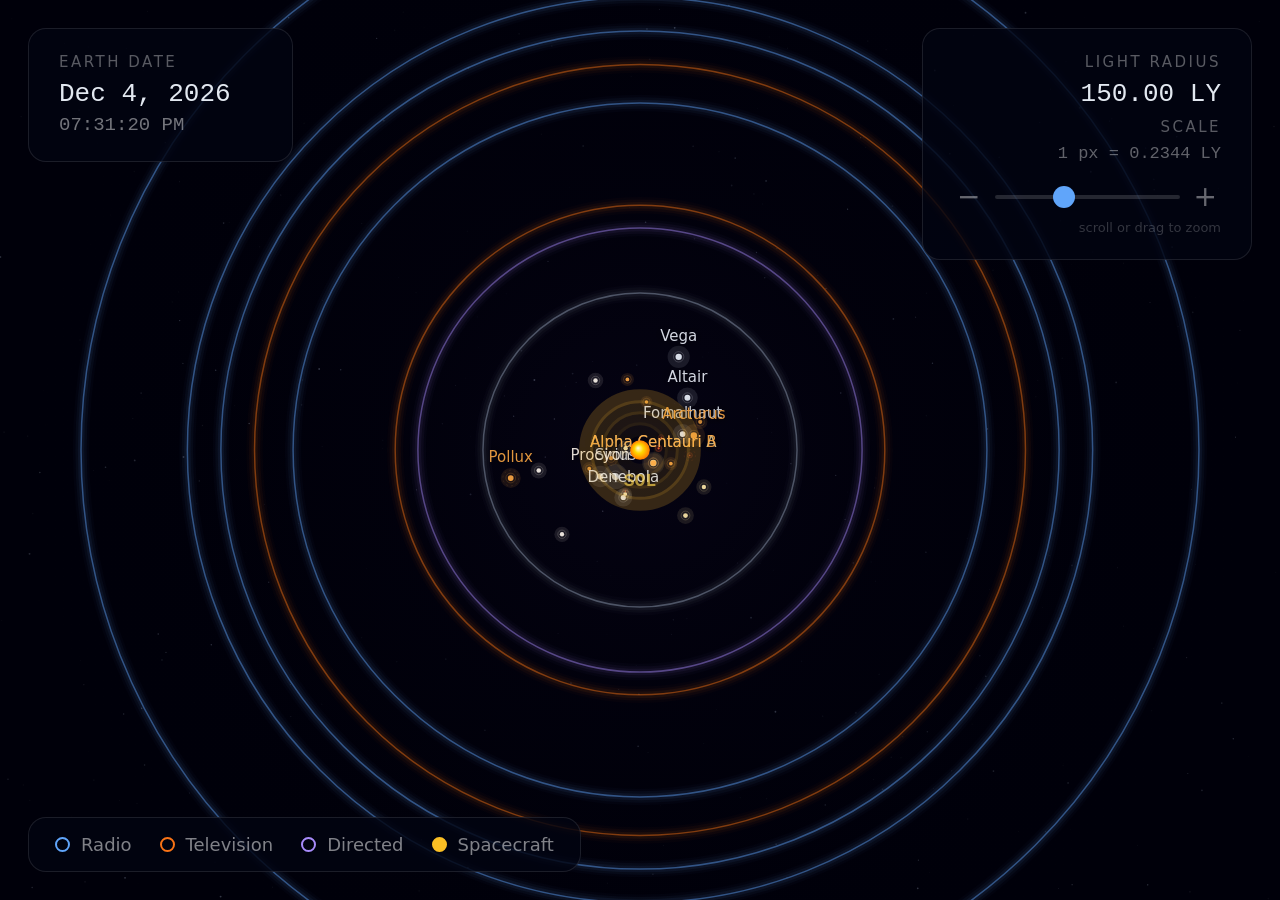
<file: index.html>
<!DOCTYPE html>
<html lang="en">
<head>
<meta charset="UTF-8">
<meta name="viewport" content="width=device-width, initial-scale=1.0">
<title>Humanity's Echo</title>
<style>
*,*::before,*::after{box-sizing:border-box;margin:0;padding:0}
html,body{width:100%;height:100%;overflow:hidden;background:#000;font-family:system-ui,-apple-system,sans-serif;color:#e2e8f0}
#cv{position:fixed;top:0;left:0;width:100%;height:100%;display:block;cursor:crosshair}

/* HUD panels */
.hud{position:fixed;background:rgba(2,4,18,.82);border:1px solid rgba(255,255,255,.1);border-radius:18px;padding:24px 30px;z-index:10}
.hud-tl{top:28px;left:28px;min-width:265px}
.hud-tr{top:28px;right:28px;min-width:300px;text-align:right}
.hud-bl{bottom:28px;left:28px;display:flex;align-items:center;gap:28px;padding:16px 26px}
.hl{font-size:15px;letter-spacing:2.5px;text-transform:uppercase;color:rgba(255,255,255,.35);margin-bottom:8px}
.hv{font-family:'Courier New',monospace;font-size:26px;color:#e2e8f0;line-height:1.2}
.hv-sm{font-size:19px;color:rgba(255,255,255,.45);margin-top:4px}
.hv-xs{font-size:17px;color:rgba(255,255,255,.38)}

/* Zoom */
.zrow{display:flex;align-items:center;justify-content:flex-end;gap:10px;margin-top:18px}
.zbtn{font-size:28px;color:rgba(255,255,255,.4);cursor:pointer;user-select:none;line-height:1;padding:0 4px}
.zbtn:hover{color:rgba(255,255,255,.85)}
#zsl{-webkit-appearance:none;width:185px;height:4px;border-radius:2px;background:rgba(255,255,255,.14);outline:none;cursor:pointer}
#zsl::-webkit-slider-thumb{-webkit-appearance:none;width:22px;height:22px;border-radius:50%;background:#60a5fa;cursor:pointer}
#zsl::-moz-range-thumb{width:22px;height:22px;border-radius:50%;background:#60a5fa;border:none;cursor:pointer}
.zhint{font-size:13px;color:rgba(255,255,255,.2);margin-top:9px;text-align:right}

/* Legend */
.li{display:flex;align-items:center;gap:11px;font-size:18px;color:rgba(255,255,255,.5)}
.ld{width:15px;height:15px;border-radius:50%;border:2px solid;flex-shrink:0}
.ld.r{border-color:#60a5fa}.ld.t{border-color:#f97316}.ld.d{border-color:#a78bfa}.ld.s{background:#fbbf24;border-color:#fbbf24}

/* Popup */
#pop{position:fixed;top:50%;right:36px;transform:translateY(-50%);width:460px;
     background:rgba(4,6,20,.96);border:1px solid rgba(96,165,250,.22);border-radius:20px;
     padding:38px 36px 32px;z-index:50;transition:opacity .25s,transform .25s}
#pop.hid{opacity:0;pointer-events:none;transform:translateY(-50%) translateX(16px)}
#pcl{position:absolute;top:16px;right:16px;background:none;border:none;
     color:rgba(255,255,255,.3);font-size:22px;cursor:pointer;padding:6px 10px;border-radius:8px}
#pcl:hover{color:rgba(255,255,255,.8);background:rgba(255,255,255,.08)}
#pbadge{display:inline-block;font-size:13px;letter-spacing:2.5px;font-weight:600;
        padding:5px 14px;border-radius:20px;margin-bottom:14px;border:1px solid currentColor;opacity:.8}
#pname{font-size:26px;font-weight:600;color:#f8fafc;line-height:1.3;margin-bottom:8px}
#pmeta{font-family:'Courier New',monospace;font-size:15px;color:rgba(255,255,255,.38);margin-bottom:16px}
#pdist{font-family:'Courier New',monospace;font-size:17px;color:#93c5fd;
       background:rgba(96,165,250,.07);border-left:3px solid rgba(96,165,250,.4);
       padding:10px 16px;border-radius:0 8px 8px 0;margin-bottom:20px}
#pdesc{font-size:17px;line-height:1.7;color:rgba(255,255,255,.6);margin-bottom:24px}
.arow{display:flex;align-items:center;gap:12px;font-size:16px;color:rgba(255,255,255,.38);margin-bottom:20px}
.adot{width:13px;height:13px;border-radius:50%;background:rgba(255,255,255,.15);flex-shrink:0;transition:background .3s}
.adot.on{background:#4ade80;box-shadow:0 0 10px #4ade80;animation:pd 1.2s ease-in-out infinite}
@keyframes pd{0%,100%{opacity:1}50%{opacity:.4}}
#pcite{display:inline-block;font-size:16px;color:rgba(96,165,250,.7);text-decoration:none;
       border:1px solid rgba(96,165,250,.2);padding:9px 20px;border-radius:10px}
#pcite:hover{color:#93c5fd;border-color:rgba(96,165,250,.5);background:rgba(96,165,250,.07)}
#pcite.hid{display:none}

/* Loading */
#ls{position:fixed;top:0;left:0;width:100%;height:100%;background:#000010;
    display:flex;flex-direction:column;align-items:center;justify-content:center;z-index:999;transition:opacity .9s}
#ls.out{opacity:0;pointer-events:none}
.lt{font-family:'Courier New',monospace;font-size:22px;letter-spacing:11px;color:rgba(255,255,255,.45);margin-bottom:20px}
.lsub{font-size:18px;color:rgba(255,255,255,.22)}

/* Error */
#err{display:none;position:fixed;top:14px;left:14px;right:14px;background:rgba(180,0,0,.9);
     color:#fff;padding:18px 22px;border-radius:12px;font:17px 'Courier New',monospace;z-index:9999;white-space:pre-wrap}
</style>
</head>
<body>

<div id="err"></div>
<canvas id="cv"></canvas>

<div class="hud hud-tl">
  <div class="hl">EARTH DATE</div>
  <div id="hdate" class="hv">—</div>
  <div id="htime" class="hv hv-sm">—</div>
</div>

<div class="hud hud-tr">
  <div class="hl">LIGHT RADIUS</div>
  <div id="hradius" class="hv">—</div>
  <div class="hl" style="margin-top:8px">SCALE</div>
  <div id="hscale" class="hv hv-xs">—</div>
  <div class="zrow">
    <span class="zbtn" id="zmout">−</span>
    <input type="range" id="zsl" min="0" max="100" value="35">
    <span class="zbtn" id="zmin">+</span>
  </div>
  <div class="zhint">scroll or drag to zoom</div>
</div>

<div class="hud hud-bl">
  <div class="li"><span class="ld r"></span>Radio</div>
  <div class="li"><span class="ld t"></span>Television</div>
  <div class="li"><span class="ld d"></span>Directed</div>
  <div class="li"><span class="ld s"></span>Spacecraft</div>
</div>

<div id="pop" class="hid">
  <button id="pcl">✕</button>
  <div id="pbadge"></div>
  <div id="pname"></div>
  <div id="pmeta"></div>
  <div id="pdist"></div>
  <div id="pdesc"></div>
  <div class="arow"><span class="adot" id="adot"></span><span id="albl">No audio</span></div>
  <a id="pcite" class="hid" href="#" target="_blank" rel="noopener">View source ↗</a>
</div>

<div id="ls">
  <div class="lt">HUMANITY'S ECHO</div>
  <div class="lsub" id="lsub">Initializing…</div>
</div>

<script>
'use strict';

// ─────────────────────────────────────────────────────────────────────────────
// DATA — edit this to add signals and spacecraft
// ─────────────────────────────────────────────────────────────────────────────
// To add audio: drop an MP3 into the audio/ folder and set audio_file below.

var SIGNALS = [
  { id:'marconi_1895', name:"Marconi's First Radio Transmission",
    description:"Guglielmo Marconi transmits the first radio signal across a field in Bologna, Italy — humanity's first accidental whisper into the cosmos. This invisible ripple has now traveled over 130 light-years into space.",
    year:1895, month:12, day:1, type:'radio', color:'#60a5fa',
    audio_file:null, citation_url:'https://www.britannica.com/biography/Guglielmo-Marconi' },

  { id:'WAAM_1928', name:"WAAM — September 11, 1928",
    description:"WAAM in New York City broadcasts an early radio program, sending a wave of sound into the cosmos.",
    year:1928, month:9, day:11, type:'radio', color:'#60a5fa',
    audio_file:'09111928_WAAM.mp3', citation_url:'https://archive.org/details/waam-september-11-1928' },

  { id:'kdka_1920', name:"KDKA — First Commercial Broadcast",
    description:"KDKA in Pittsburgh becomes the world's first commercial radio station, broadcasting election returns. Millions of radios would follow — each leaking signals into the cosmos.",
    year:1920, month:11, day:2, type:'radio', color:'#60a5fa',
    audio_file:null, citation_url:'https://www.fcc.gov/media/radio/history-of-broadcasting' },

  { id:'olympics_1936', name:"Berlin Olympics — First Major TV Broadcast",
    description:"The 1936 Berlin Olympics is the first event broadcast live on television to public viewing rooms across the city. This is widely considered the first strong television signal to escape Earth's atmosphere.",
    year:1936, month:8, day:1, type:'tv', color:'#f97316',
    audio_file:null, citation_url:'https://www.olympic.org/berlin-1936' },

  { id:'vj_day_1945', name:"V-J Day Radio Announcement",
    description:"President Truman announces Japan's surrender, ending World War II. Radio stations across the globe broadcast simultaneously — an unprecedented pulse of human joy radiating into the galaxy.",
    year:1945, month:8, day:15, type:'radio', color:'#60a5fa',
    audio_file:null, citation_url:'https://www.history.com/topics/world-war-ii/v-j-day' },

  { id:'apollo_11_1969', name:"Apollo 11 — One Small Step",
    description:"Neil Armstrong becomes the first human to walk on the Moon. His words — \"That's one small step for man, one giant leap for mankind\" — were broadcast to 600 million people and now travel forever into the galaxy.",
    year:1969, month:7, day:20, type:'tv', color:'#f97316',
    audio_file:null, citation_url:'https://www.nasa.gov/mission/apollo-11/' },

  { id:'arecibo_1974', name:"Arecibo Message",
    description:"The first deliberate, high-powered radio message aimed at the stars. Transmitted toward globular cluster M13 (25,000 light-years away) from Arecibo Observatory. It encoded a pixelated image of a human, our solar system, and the structure of DNA.",
    year:1974, month:11, day:16, type:'directed', color:'#a78bfa',
    audio_file:null, citation_url:'https://www.seti.org/seti-institute/project/details/arecibo-message' },

  { id:'pale_blue_dot_1990', name:"Pale Blue Dot",
    description:"Voyager 1, at 6 billion km from Earth, photographs our planet. The resulting image — a pale blue dot in a vast dark ocean — becomes one of the most profound images ever made.",
    year:1990, month:2, day:14, type:'other', color:'#94a3b8',
    audio_file:null, citation_url:'https://www.planetary.org/worlds/pale-blue-dot' }
];

var SPACECRAFT = [
  { id:'pioneer_10', name:"Pioneer 10",
    description:"The first spacecraft to traverse the asteroid belt and make direct observations of Jupiter. Carries a golden plaque — humanity's first physical message to the cosmos. Last contact: January 2003.",
    launched_year:1972, launched_month:3, launched_day:2,
    speed_au_per_year:2.543, direction_deg:55, color:'#fb923c',
    audio_file:null, citation_url:'https://solarsystem.nasa.gov/missions/pioneer-10/in-depth/' },

  { id:'pioneer_11', name:"Pioneer 11",
    description:"The first spacecraft to study Saturn up close. Carries a golden plaque identical to Pioneer 10's. Last contact: November 1995.",
    launched_year:1973, launched_month:4, launched_day:5,
    speed_au_per_year:2.433, direction_deg:140, color:'#fb923c',
    audio_file:null, citation_url:'https://solarsystem.nasa.gov/missions/pioneer-11/in-depth/' },

  { id:'voyager_2', name:"Voyager 2",
    description:"The only spacecraft to visit all four outer planets. Entered interstellar space in November 2018. Carries the Golden Record.",
    launched_year:1977, launched_month:8, launched_day:20,
    speed_au_per_year:3.254, direction_deg:205, color:'#fbbf24',
    audio_file:null, citation_url:'https://voyager.jpl.nasa.gov' },

  { id:'voyager_1', name:"Voyager 1",
    description:"The farthest human-made object from Earth. Crossed into interstellar space in 2012. Carries the Golden Record — a message to any civilization that might find it.",
    launched_year:1977, launched_month:9, launched_day:5,
    speed_au_per_year:3.599, direction_deg:312, color:'#fbbf24',
    audio_file:null, citation_url:'https://voyager.jpl.nasa.gov' }
];

// ─────────────────────────────────────────────────────────────────────────────
// PHYSICS
// ─────────────────────────────────────────────────────────────────────────────
var MS_PER_YEAR = 365.25 * 24 * 3600 * 1000;
var AU_PER_LY   = 63241.077;
var LY_MIN = 0.005, LY_MAX = 130000;
var vp = 300; // viewport width in light-years (default)

function setVP(ly) { vp = Math.max(LY_MIN, Math.min(LY_MAX, ly)); }
function pxPerLY(cw) { return cw / vp; }
function zoomDelta(d) { setVP(vp * Math.pow(1.0012, d)); }
function sliderToLY(v) { var a=Math.log10(LY_MAX),b=Math.log10(LY_MIN); return Math.pow(10, a-(v/100)*(a-b)); }
function lyToSlider(ly) { var a=Math.log10(LY_MAX),b=Math.log10(LY_MIN); return ((a-Math.log10(Math.max(LY_MIN,Math.min(LY_MAX,ly))))/(a-b))*100; }
function signalAgeLY(yr, mo, dy, now) { return Math.max(0, (now - new Date(yr,(mo||1)-1,dy||1)) / MS_PER_YEAR); }
function auToLY(au) { return au / AU_PER_LY; }
function fmtLY(ly) {
  if (ly < 0.0001) return (ly*AU_PER_LY).toFixed(1)+' AU';
  if (ly < 1)      return ly.toFixed(4)+' LY';
  if (ly < 1000)   return ly.toFixed(2)+' LY';
  return (ly/1000).toFixed(2)+' kLY';
}
function craftAU(c, now) {
  var yrs = Math.max(0, (now - new Date(c.launched_year,(c.launched_month||1)-1,c.launched_day||1)) / MS_PER_YEAR);
  return yrs * (c.speed_au_per_year || 3.5);
}

// ─────────────────────────────────────────────────────────────────────────────
// GAIA DR3 — real star positions, colors, and sizes
// ─────────────────────────────────────────────────────────────────────────────
var gaiaStars = null; // null = loading, [] = failed/empty, array = ready

// Equatorial (RA, Dec degrees) → Galactic (l, b radians)  IAU 1958 constants
function eqToGal(ra_d, dec_d) {
  var D=Math.PI/180, ra=ra_d*D, dec=dec_d*D;
  var aN=192.85948*D, dN=27.12825*D, lN=122.93192*D;
  var b=Math.asin(Math.sin(dec)*Math.sin(dN)+Math.cos(dec)*Math.cos(dN)*Math.cos(ra-aN));
  var l=lN-Math.atan2(Math.cos(dec)*Math.sin(ra-aN),
                       Math.sin(dec)*Math.cos(dN)-Math.cos(dec)*Math.sin(dN)*Math.cos(ra-aN));
  return {l:((l%(2*Math.PI))+2*Math.PI)%(2*Math.PI), b:b};
}

// BP-RP color index → RGBA string  (blue O/B → white A → yellow G → orange K → red M)
function starRGBA(bp, alpha) {
  var s=[[-0.5,147,188,255],[0.0,210,228,255],[0.4,255,248,235],
         [0.8,255,232,170],[1.2,255,185,90],[1.8,255,130,50],[3.5,255,70,30]];
  if (bp<=s[0][0])               return 'rgba('+s[0][1]+','+s[0][2]+','+s[0][3]+','+alpha+')';
  if (bp>=s[s.length-1][0]) { var e=s[s.length-1]; return 'rgba('+e[1]+','+e[2]+','+e[3]+','+alpha+')'; }
  for (var i=0;i<s.length-1;i++) {
    if (bp>=s[i][0]&&bp<=s[i+1][0]) {
      var t=(bp-s[i][0])/(s[i+1][0]-s[i][0]);
      return 'rgba('+Math.round(s[i][1]+t*(s[i+1][1]-s[i][1]))+','+
                     Math.round(s[i][2]+t*(s[i+1][2]-s[i][2]))+','+
                     Math.round(s[i][3]+t*(s[i+1][3]-s[i][3]))+','+alpha+')';
    }
  }
  return 'rgba(255,255,255,'+alpha+')';
}

function loadGaia() {
  fetch('GaiaAnalysis/GaiaNearby1.csv')
    .then(function(r){return r.text();})
    .then(function(txt){
      var lines=txt.trim().split('\n'), hdr=lines[0].split(',');
      var iRA=hdr.indexOf('ra'), iDec=hdr.indexOf('dec');
      var iPlx=hdr.indexOf('parallax'), iPE=hdr.indexOf('parallax_over_error');
      var iMag=hdr.indexOf('phot_g_mean_mag'), iBP=hdr.indexOf('bp_rp');
      var out=[], magMin=99, magMax=-99;
      // First pass: find magnitude range for normalization
      for (var i=1;i<lines.length;i++){
        var c=lines[i].split(','), mag=+c[iMag];
        if(!isNaN(mag)){magMin=Math.min(magMin,mag);magMax=Math.max(magMax,mag);}
      }
      var magRange=magMax-magMin||1;
      for (var j=1;j<lines.length;j++){
        var col=lines[j].split(',');
        var plx=+col[iPlx], pe=+col[iPE], mag=+col[iMag], bp=+col[iBP];
        var ra=+col[iRA], dec=+col[iDec];
        if(!plx||plx<=0||isNaN(mag)||isNaN(bp)) continue;
        var dist=3261.56/plx;                  // parallax(mas) → LY
        var gb=eqToGal(ra,dec);
        // Flatten to galactic plane (top-down view)
        var x=dist*Math.cos(gb.b)*Math.cos(gb.l);   // toward l=0 (galactic centre)
        var y=dist*Math.cos(gb.b)*Math.sin(gb.l);   // perpendicular
        // Visual radius: brightest (low mag) → bigger dot
        var bright=(magMax-mag)/magRange;            // 0=faint, 1=bright
        var radius=Math.max(0.4, 0.5+bright*2.5);
        // Opacity: brightness + parallax quality bonus
        var quality=Math.min(1,pe/25);
        var alpha=Math.min(0.92, 0.25+bright*0.55+quality*0.15);
        out.push({x:x,y:y,r:radius,bp:bp,al:alpha});
      }
      gaiaStars=out;
      console.log('Gaia: '+out.length+' stars loaded ('+Math.round(3261.56/0.5)+'–'+Math.round(3261.56/0.23)+' LY)');
    })
    .catch(function(e){
      console.warn('Gaia CSV not available:',e.message);
      gaiaStars=[];
    });
}

function drawGaiaStars(cx, cy, pxLY) {
  if (!gaiaStars||!gaiaStars.length) return;
  for (var i=0;i<gaiaStars.length;i++) {
    var s=gaiaStars[i];
    var sx=cx+s.x*pxLY, sy=cy-s.y*pxLY;   // flip y so galactic N is up
    if (sx<-8||sx>cv.width+8||sy<-8||sy>cv.height+8) continue;
    var vr=Math.max(0.4, Math.min(5, s.r));
    // Soft glow for brighter stars
    if (vr>1.2) {
      ctx.beginPath(); ctx.arc(sx,sy,vr*2.8,0,Math.PI*2);
      ctx.fillStyle=starRGBA(s.bp, s.al*0.12); ctx.fill();
    }
    ctx.beginPath(); ctx.arc(sx,sy,vr,0,Math.PI*2);
    ctx.fillStyle=starRGBA(s.bp, s.al); ctx.fill();
  }
}

// ─────────────────────────────────────────────────────────────────────────────
// AUDIO  — radio-tuning sampler via Web Audio API
// ─────────────────────────────────────────────────────────────────────────────
var audioCtx = null, audioSrc = null, audioGain = null, audioBufs = {};

function ensureCtx() {
  if (!audioCtx) audioCtx = new (window.AudioContext || window.webkitAudioContext)();
  if (audioCtx.state === 'suspended') audioCtx.resume();
}

function stopAudio() {
  if (audioGain && audioCtx) {
    var t = audioCtx.currentTime;
    audioGain.gain.setValueAtTime(audioGain.gain.value, t);
    audioGain.gain.linearRampToValueAtTime(0, t + 0.4);
  }
  if (audioSrc) { var s=audioSrc; audioSrc=null; setTimeout(function(){ try{s.stop();}catch(e){} }, 500); }
  setAudioUI(false);
}

function playAudio(file) {
  ensureCtx();
  stopAudio();
  if (!file) return;

  var url = 'audio/' + file;
  var load = audioBufs[url]
    ? Promise.resolve(audioBufs[url])
    : fetch(url)
        .then(function(r){ if(!r.ok) throw new Error(r.status); return r.arrayBuffer(); })
        .then(function(ab){ return audioCtx.decodeAudioData(ab); })
        .then(function(buf){ audioBufs[url]=buf; return buf; });

  load.then(function(buf) {
    var offset = Math.random() * buf.duration * 0.7;
    audioGain = audioCtx.createGain();
    audioGain.gain.setValueAtTime(0, audioCtx.currentTime);
    audioGain.gain.linearRampToValueAtTime(0.8, audioCtx.currentTime + 0.5);
    var flt = audioCtx.createBiquadFilter();
    flt.type = 'bandpass'; flt.frequency.value = 1800; flt.Q.value = 0.8;
    audioSrc = audioCtx.createBufferSource();
    audioSrc.buffer = buf; audioSrc.loop = true;
    audioSrc.connect(flt); flt.connect(audioGain); audioGain.connect(audioCtx.destination);
    audioSrc.start(0, offset);
    setAudioUI(true);
  }).catch(function(e) {
    setAudioUI(false);
    document.getElementById('albl').textContent = 'Audio file not found (place MP3 in audio/ folder)';
  });
}

function setAudioUI(on) {
  document.getElementById('adot').className = 'adot' + (on ? ' on' : '');
  if (on) document.getElementById('albl').textContent = 'Sampling signal…';
}

// ─────────────────────────────────────────────────────────────────────────────
// NAMED NEARBY STARS — loaded from data/nearby_stars.json
// ─────────────────────────────────────────────────────────────────────────────
var namedStars = null;   // null = loading, [] = failed/empty, array = ready
var hovStar    = null;

// Spectral type first letter → base star color
var SPEC_COLOR = {
  'O':'#b0c8ff','B':'#c8d8ff','A':'#f0f5ff','F':'#fff7ee',
  'G':'#ffe9a8','K':'#ffaa45','M':'#ff5a30','D':'#ddeeff','W':'#b0c8ff'
};

function specColor(sp) {
  return SPEC_COLOR[(sp||'G').charAt(0)] || '#ffffff';
}

// Apparent magnitude → canvas dot radius (brighter = bigger)
function magToR(mag) {
  return Math.max(0.6, Math.min(5, 3.6 - (mag + 1.5) * 0.28));
}

function loadNamedStars() {
  fetch('data/nearby_stars.json')
    .then(function(r){ if(!r.ok) throw new Error(r.status); return r.json(); })
    .then(function(data) {
      var raw = data.stars || [], out = [];
      for (var i=0;i<raw.length;i++) {
        var s = raw[i];
        if (!s.distance_ly || !s.ra || s.dec==null) continue;
        var gb   = eqToGal(s.ra, s.dec);
        var dist = s.distance_ly;
        out.push({
          name:     s.name,
          desc:     s.description || '',
          dist:     dist,
          mag:      s.apparent_mag,
          sp:       s.spectral_type || 'G',
          planets:  !!s.has_planets,
          cite:     s.citation_url || '',
          col:      s.color || specColor(s.spectral_type),
          r:        magToR(s.apparent_mag != null ? s.apparent_mag : 5),
          // Galactic-plane 2D coords (same projection as Gaia)
          x:  dist * Math.cos(gb.b) * Math.cos(gb.l),
          y:  dist * Math.cos(gb.b) * Math.sin(gb.l)
        });
      }
      namedStars = out;
      console.log('Named stars: ' + out.length + ' loaded');
    })
    .catch(function(e){
      console.warn('nearby_stars.json not available:', e.message);
      namedStars = [];
    });
}

function drawNamedStars(cx, cy, pxLY) {
  if (!namedStars || !namedStars.length) return;
  for (var i=0;i<namedStars.length;i++) {
    var s  = namedStars[i];
    var sx = cx + s.x * pxLY;
    var sy = cy - s.y * pxLY;
    if (sx<-30||sx>cv.width+30||sy<-30||sy>cv.height+30) continue;

    var hov = (hovStar === s);
    var vr  = Math.max(0.6, Math.min(6, s.r));

    // Outer glow — more pronounced than Gaia stars
    ctx.beginPath(); ctx.arc(sx, sy, vr*3.5, 0, Math.PI*2);
    ctx.fillStyle = hex2rgba(s.col, hov ? 0.22 : 0.10); ctx.fill();

    // Star body
    ctx.beginPath(); ctx.arc(sx, sy, vr, 0, Math.PI*2);
    ctx.fillStyle = hov ? s.col : hex2rgba(s.col, 0.90); ctx.fill();

    // Thin identification ring — marks these as "named" vs anonymous Gaia
    ctx.beginPath(); ctx.arc(sx, sy, vr + 2, 0, Math.PI*2);
    ctx.strokeStyle = hex2rgba(s.col, hov ? 0.75 : 0.30);
    ctx.lineWidth = 0.6; ctx.stroke();

    // Dashed extra ring for stars with confirmed planets
    if (s.planets) {
      ctx.setLineDash([2, 3]);
      ctx.beginPath(); ctx.arc(sx, sy, vr + 5, 0, Math.PI*2);
      ctx.strokeStyle = hex2rgba(s.col, hov ? 0.55 : 0.20);
      ctx.lineWidth = 0.5; ctx.stroke();
      ctx.setLineDash([]);
    }

    // Name label: always for bright naked-eye stars (mag < 2.5), hover for rest
    if (hov || s.mag < 2.5) {
      ctx.font = (hov ? '600 18px' : '15px') + ' system-ui,sans-serif';
      ctx.textAlign = 'center';
      ctx.shadowColor = 'rgba(0,0,0,0.9)'; ctx.shadowBlur = 10;
      ctx.fillStyle = hov ? s.col : hex2rgba(s.col, 0.88);
      ctx.fillText(s.name, sx, sy - vr - 13);
      ctx.shadowBlur = 0; ctx.shadowColor = 'transparent';
    }
  }
}

function updateHoverStars(mx, my, cx, cy) {
  if (!namedStars || !namedStars.length) return;
  var px = pxPerLY(cv.width), best = Infinity;
  hovStar = null;
  for (var i=0;i<namedStars.length;i++) {
    var s  = namedStars[i];
    var sx = cx + s.x * px;
    var sy = cy - s.y * px;
    var dx = mx-sx, dy = my-sy;
    var d  = Math.sqrt(dx*dx+dy*dy);
    var hitR = Math.max(8, s.r + 4);   // generous hit zone
    if (d < hitR && d < best) { best=d; hovStar=s; }
  }
}

// ─────────────────────────────────────────────────────────────────────────────
// RENDERER
// ─────────────────────────────────────────────────────────────────────────────
var cv  = document.getElementById('cv');
var ctx = cv.getContext('2d');
var stars = [], earthPulse = 0;
var TC = { radio:'#60a5fa', tv:'#f97316', directed:'#a78bfa', optical:'#34d399', spacecraft:'#fbbf24', other:'#94a3b8' };

function hex2rgba(hex, a) {
  var m=/^#?([a-f\d]{2})([a-f\d]{2})([a-f\d]{2})$/i.exec(hex);
  return m ? 'rgba('+parseInt(m[1],16)+','+parseInt(m[2],16)+','+parseInt(m[3],16)+','+a+')' : 'rgba(150,150,150,'+a+')';
}

function mkStars() {
  // Procedural background — faint "dust" so space never looks empty at any zoom
  var w=cv.width, h=cv.height; stars=[];
  for (var i=0;i<900;i++) {
    var ang=Math.random()*Math.PI*2, r=Math.pow(Math.random(),.5)*Math.max(w,h)*.7;
    stars.push({x:w/2+Math.cos(ang)*r, y:h/2+Math.sin(ang)*r,
                sz:Math.random()*.8+.15, base:Math.random()*.12+.03,
                sp:Math.random()*.3+.05, ph:Math.random()*Math.PI*2});
  }
}

function drawBg() {
  var w=cv.width, h=cv.height;
  ctx.fillStyle='#00000a'; ctx.fillRect(0,0,w,h);
  var g=ctx.createRadialGradient(w/2,h/2,0,w/2,h/2,Math.max(w,h)*.5);
  g.addColorStop(0,'rgba(25,15,55,.2)'); g.addColorStop(.4,'rgba(12,8,28,.1)'); g.addColorStop(1,'rgba(0,0,0,0)');
  ctx.fillStyle=g; ctx.fillRect(0,0,w,h);
}

function drawStars(t) {
  for (var i=0;i<stars.length;i++) {
    var s=stars[i], al=Math.max(.04,s.base+Math.sin(t*s.sp+s.ph)*.12);
    ctx.beginPath(); ctx.arc(s.x,s.y,s.sz,0,Math.PI*2);
    ctx.fillStyle='rgba(210,225,255,'+al.toFixed(3)+')'; ctx.fill();
  }
}

// ── Solar System ──────────────────────────────────────────────────────────────

// Planet orbital data: name, semi-major axis (AU), period (days),
// mean longitude at J2000.0 (deg), display color, dot radius
var PLANETS = [
  {n:'Mercury', au:0.387,  T:87.97,   L0:252.25, col:'#a8a8a8', r:2.5},
  {n:'Venus',   au:0.723,  T:224.70,  L0:181.98, col:'#e8c880', r:3.5},
  {n:'Earth',   au:1.000,  T:365.25,  L0:100.46, col:'#4a9fdf', r:3.5, isEarth:true},
  {n:'Mars',    au:1.524,  T:686.97,  L0:355.45, col:'#d04020', r:3.0},
  {n:'Jupiter', au:5.203,  T:4332.6,  L0:34.40,  col:'#d4a96a', r:7.5},
  {n:'Saturn',  au:9.537,  T:10759,   L0:50.08,  col:'#e8d890', r:6.5, rings:true},
  {n:'Uranus',  au:19.19,  T:30688,   L0:314.20, col:'#7de8e8', r:5.0},
  {n:'Neptune', au:30.07,  T:60182,   L0:304.88, col:'#4060ee', r:5.0},
];
var J2000 = new Date('2000-01-01T12:00:00Z').getTime();

function planetAngle(p, now) {
  // Mean heliocentric longitude — simple circular orbit approximation
  var d = (now.getTime() - J2000) / 86400000;
  return ((p.L0 + 360 / p.T * d) % 360) * Math.PI / 180;
}

// Draw a fuzzy ring band (Kuiper Belt, Oort Cloud)
function drawFuzzyBand(cx, cy, r1, r2, rgb, maxAl, label) {
  if (r2 < 1) return;
  if (r1 > Math.sqrt(cv.width*cv.width + cv.height*cv.height) * 1.6) return;
  var steps = 14, w = (r2 - r1) / steps * 2.5;
  for (var i = 0; i <= steps; i++) {
    var t  = i / steps;
    var rr = r1 + t * (r2 - r1);
    var al = maxAl * Math.sin(t * Math.PI);    // bell curve — dense in middle
    ctx.beginPath(); ctx.arc(cx, cy, rr, 0, Math.PI*2);
    ctx.strokeStyle = 'rgba(' + rgb + ',' + al.toFixed(3) + ')';
    ctx.lineWidth = w; ctx.stroke();
  }
  // Label at top of band when it's a reasonable size on screen
  var mid = (r1 + r2) / 2;
  if (label && mid > 40 && mid < Math.max(cv.width, cv.height) * 0.9) {
    ctx.font = '13px system-ui,sans-serif';
    ctx.textAlign = 'center';
    ctx.fillStyle = 'rgba(' + rgb + ',' + Math.min(0.55, maxAl * 4) + ')';
    ctx.shadowColor = 'rgba(0,0,0,.8)'; ctx.shadowBlur = 6;
    ctx.fillText(label, cx, cy - mid - 10);
    ctx.shadowBlur = 0; ctx.shadowColor = 'transparent';
  }
}

function drawSolSystem(cx, cy, pxLY, now) {
  earthPulse = (earthPulse + 0.012) % (Math.PI * 2);
  var pxAU = auToLY(1) * pxLY;   // pixels per AU

  // ── Oort Cloud ────────────────────────────────────────────────────────────
  // Inner Oort: ~2,000–5,000 AU  (~0.032–0.079 LY)
  drawFuzzyBand(cx, cy,
    auToLY(2000)  * pxLY,
    auToLY(5000)  * pxLY,
    '100,130,210', 0.09, 'Inner Oort Cloud');
  // Outer Oort: ~20,000–100,000 AU  (~0.32–1.58 LY)
  drawFuzzyBand(cx, cy,
    auToLY(20000) * pxLY,
    auToLY(100000)* pxLY,
    '80,110,190',  0.06, 'Outer Oort Cloud');

  // ── Kuiper Belt: 30–50 AU ─────────────────────────────────────────────────
  drawFuzzyBand(cx, cy, 30*pxAU, 50*pxAU, '140,190,240', 0.20, 'Kuiper Belt');

  // ── Asteroid Belt: 2.2–3.2 AU (subtle) ───────────────────────────────────
  drawFuzzyBand(cx, cy, 2.2*pxAU, 3.2*pxAU, '180,160,120', 0.10, 'Asteroid Belt');

  // ── Planet orbits + bodies ────────────────────────────────────────────────
  for (var i = 0; i < PLANETS.length; i++) {
    var p    = PLANETS[i];
    var orR  = p.au * pxAU;
    if (orR < 0.8) continue;          // orbit ring too small to draw

    // Orbit circle
    ctx.beginPath(); ctx.arc(cx, cy, orR, 0, Math.PI*2);
    ctx.strokeStyle = p.isEarth
      ? 'rgba(74,159,223,0.18)'       // Earth's orbit slightly brighter
      : 'rgba(255,255,255,0.07)';
    ctx.lineWidth = 0.8; ctx.stroke();

    if (orR < 2) continue;            // planet dot too small

    // Planet position (heliocentric longitude → canvas XY)
    var ang = planetAngle(p, now);
    var sx  = cx + Math.cos(ang) * orR;
    var sy  = cy + Math.sin(ang) * orR;

    // Skip if off screen
    if (sx < -20 || sx > cv.width+20 || sy < -20 || sy > cv.height+20) continue;

    // Glow
    var dotR = Math.max(2, Math.min(p.r, orR * 0.25));
    ctx.beginPath(); ctx.arc(sx, sy, dotR * 2.5, 0, Math.PI*2);
    ctx.fillStyle = hex2rgba(p.col, 0.15); ctx.fill();

    // Planet body
    ctx.beginPath(); ctx.arc(sx, sy, dotR, 0, Math.PI*2);
    ctx.fillStyle = p.col; ctx.fill();

    // Saturn rings (ellipse tilt suggestion)
    if (p.rings && dotR > 2) {
      ctx.beginPath();
      ctx.ellipse(sx, sy, dotR * 2.8, dotR * 0.75, 0.45, 0, Math.PI*2);
      ctx.strokeStyle = hex2rgba(p.col, 0.65);
      ctx.lineWidth = Math.max(0.8, dotR * 0.35); ctx.stroke();
    }

    // Earth special: small cross-hair to mark signal origin
    if (p.isEarth && dotR > 2) {
      ctx.strokeStyle = hex2rgba(p.col, 0.6);
      ctx.lineWidth = 1;
      ctx.beginPath(); ctx.moveTo(sx-dotR*2,sy); ctx.lineTo(sx+dotR*2,sy); ctx.stroke();
      ctx.beginPath(); ctx.moveTo(sx,sy-dotR*2); ctx.lineTo(sx,sy+dotR*2); ctx.stroke();
    }

    // Name label (only when planet is visually large enough to need one)
    if (orR > 28) {
      ctx.font = (p.isEarth ? 'bold ' : '') + '15px system-ui,sans-serif';
      ctx.textAlign = 'center';
      ctx.shadowColor = 'rgba(0,0,0,.9)'; ctx.shadowBlur = 8;
      ctx.fillStyle = hex2rgba(p.col, p.isEarth ? 1.0 : 0.85);
      ctx.fillText(p.n, sx, sy - dotR - 10);
      ctx.shadowBlur = 0; ctx.shadowColor = 'transparent';
    }
  }

  // ── Sol ───────────────────────────────────────────────────────────────────
  var r = 9 + Math.sin(earthPulse) * 1.8;

  // Corona glow layers
  for (var j = 4; j >= 1; j--) {
    ctx.beginPath(); ctx.arc(cx, cy, r + j*11, 0, Math.PI*2);
    ctx.strokeStyle = 'rgba(255,185,40,' + (.05*j) + ')';
    ctx.lineWidth = 14; ctx.stroke();
  }

  // Sol body
  var sg = ctx.createRadialGradient(cx-2, cy-2, 0, cx, cy, r);
  sg.addColorStop(0,   '#fffce0');
  sg.addColorStop(0.45,'#ffd700');
  sg.addColorStop(1,   '#ff7700');
  ctx.beginPath(); ctx.arc(cx, cy, r, 0, Math.PI*2);
  ctx.fillStyle = sg; ctx.fill();

  // Sol label
  ctx.fillStyle = 'rgba(255,215,80,.65)';
  ctx.font = 'bold 18px "Courier New",monospace';
  ctx.textAlign = 'center';
  ctx.fillText('SOL', cx, cy + r + 26);
}

function drawCircle(cx,cy,rPx,sig,hov) {
  if (rPx<.5) return;
  if (rPx>Math.sqrt(cv.width*cv.width+cv.height*cv.height)*3) return;
  var col=sig.color||TC[sig.type]||TC.other, lw=hov?2.5:1.5, al=hov?.85:.45, gl=hov?.18:.06;
  for (var i=3;i>=1;i--) {
    ctx.beginPath(); ctx.arc(cx,cy,rPx,0,Math.PI*2);
    ctx.strokeStyle=hex2rgba(col,gl*(4-i)/3); ctx.lineWidth=lw+i*5; ctx.stroke();
  }
  ctx.beginPath(); ctx.arc(cx,cy,rPx,0,Math.PI*2);
  ctx.strokeStyle=hex2rgba(col,al); ctx.lineWidth=lw; ctx.stroke();
  if (hov) {
    ctx.font='600 19px system-ui,sans-serif'; ctx.textAlign='center';
    ctx.shadowColor='rgba(0,0,0,.9)'; ctx.shadowBlur=10;
    ctx.fillStyle=hex2rgba(col,.95);
    ctx.fillText(sig.name, cx, Math.max(26,cy-rPx-18));
    ctx.shadowBlur=0; ctx.shadowColor='transparent';
  }
}

function drawCraft(cx,cy,dPx,c,hov) {
  if (dPx<.5) return;
  var ang=((c.direction_deg||0)-90)*Math.PI/180;
  var x=cx+Math.cos(ang)*dPx, y=cy+Math.sin(ang)*dPx;
  if (x<-30||x>cv.width+30||y<-30||y>cv.height+30) return;
  var col=c.color||'#fbbf24', r=hov?5:3;
  ctx.beginPath(); ctx.arc(x,y,r+4,0,Math.PI*2); ctx.fillStyle=hex2rgba(col,.12); ctx.fill();
  ctx.beginPath(); ctx.arc(x,y,r,0,Math.PI*2); ctx.fillStyle=col; ctx.fill();
  if (hov||dPx>30) {
    ctx.font='17px system-ui,sans-serif'; ctx.textAlign='center';
    ctx.shadowColor='rgba(0,0,0,.9)'; ctx.shadowBlur=9;
    ctx.fillStyle=hex2rgba(col,.9); ctx.fillText(c.name,x,y-r-14);
    ctx.shadowBlur=0; ctx.shadowColor='transparent';
  }
}

// ─────────────────────────────────────────────────────────────────────────────
// HOVER
// ─────────────────────────────────────────────────────────────────────────────
var hovSig=null, hovCraft=null;

function updateHover(mx,my,cx,cy,now) {
  var px=pxPerLY(cv.width), best=Infinity;
  hovSig=null; hovCraft=null;
  var i,s,r,dx,dy,dist,diff;
  for(i=0;i<SIGNALS.length;i++) {
    s=SIGNALS[i]; r=signalAgeLY(s.year,s.month,s.day,now)*px;
    if(r<.5) continue;
    dx=mx-cx; dy=my-cy; dist=Math.sqrt(dx*dx+dy*dy); diff=Math.abs(dist-r);
    if(diff<9&&diff<best){best=diff;hovSig=s;hovCraft=null;}
  }
  var c,ang,sx,sy;
  for(i=0;i<SPACECRAFT.length;i++) {
    c=SPACECRAFT[i]; dist=auToLY(craftAU(c,now))*px;
    ang=((c.direction_deg||0)-90)*Math.PI/180;
    sx=cx+Math.cos(ang)*dist; sy=cy+Math.sin(ang)*dist;
    dx=mx-sx; dy=my-sy; diff=Math.sqrt(dx*dx+dy*dy);
    if(diff<15&&diff<best){best=diff;hovCraft=c;hovSig=null;}
  }
}

// ─────────────────────────────────────────────────────────────────────────────
// POPUP
// ─────────────────────────────────────────────────────────────────────────────
var lockedItem=null;
var TL={radio:'RADIO BROADCAST',tv:'TELEVISION BROADCAST',directed:'DIRECTED SIGNAL',optical:'OPTICAL SIGNAL',spacecraft:'SPACECRAFT',other:'SIGNAL'};
var TC2={radio:'#60a5fa',tv:'#f97316',directed:'#a78bfa',optical:'#34d399',spacecraft:'#fbbf24',other:'#94a3b8'};

function showPopup(item,now) {
  lockedItem=item;
  var isc='launched_year' in item, type=isc?'spacecraft':(item.type||'other');
  var col=item.color||TC2[type]||'#94a3b8';
  var b=document.getElementById('pbadge');
  b.textContent=TL[type]||'SIGNAL'; b.style.color=col; b.style.borderColor=col;
  document.getElementById('pname').textContent=item.name;
  if(isc) {
    document.getElementById('pmeta').textContent='Launched: '+new Date(item.launched_year,(item.launched_month||1)-1,item.launched_day||1).toLocaleDateString('en-US',{year:'numeric',month:'short',day:'numeric'});
    var au=craftAU(item,now), ly=auToLY(au);
    document.getElementById('pdist').textContent=au.toFixed(1)+' AU  ·  '+fmtLY(ly)+' from Earth';
  } else {
    document.getElementById('pmeta').textContent='Transmitted: '+new Date(item.year,(item.month||1)-1,item.day||1).toLocaleDateString('en-US',{year:'numeric',month:'short',day:'numeric'});
    document.getElementById('pdist').textContent=fmtLY(signalAgeLY(item.year,item.month,item.day,now))+' from Earth';
  }
  document.getElementById('pdesc').textContent=item.description||'';
  document.getElementById('albl').textContent=item.audio_file?'Sampling signal…':'No audio available';
  var cite=document.getElementById('pcite');
  if(item.citation_url){cite.href=item.citation_url;cite.classList.remove('hid');}
  else cite.classList.add('hid');
  document.getElementById('pop').classList.remove('hid');
}

function closePopup() {
  lockedItem=null;
  document.getElementById('pop').classList.add('hid');
  document.getElementById('adot').className='adot';
  stopAudio();
}

function updatePopDist(now) {
  if(!lockedItem) return;
  var isc='launched_year' in lockedItem, el=document.getElementById('pdist');
  if(isc){var au=craftAU(lockedItem,now); el.textContent=au.toFixed(1)+' AU  ·  '+fmtLY(auToLY(au))+' from Earth';}
  else el.textContent=fmtLY(signalAgeLY(lockedItem.year,lockedItem.month,lockedItem.day,now))+' from Earth';
}

function showStarPopup(s) {
  lockedItem = s;
  var b = document.getElementById('pbadge');
  b.textContent = s.sp; b.style.color = s.col; b.style.borderColor = s.col;
  document.getElementById('pname').textContent = s.name;
  document.getElementById('pmeta').textContent = 'Distance: ' + s.dist.toFixed(2) + ' LY  ·  ' +
    (s.planets ? '✦ Confirmed planets' : 'No confirmed planets');
  document.getElementById('pdist').textContent =
    s.dist.toFixed(2) + ' LY from Earth  ·  light travel time: ' +
    s.dist.toFixed(1) + ' years';
  document.getElementById('pdesc').textContent = s.desc;
  document.getElementById('adot').className = 'adot';
  document.getElementById('albl').textContent = '';
  var cite = document.getElementById('pcite');
  if (s.cite) { cite.href = s.cite; cite.classList.remove('hid'); }
  else         { cite.classList.add('hid'); }
  document.getElementById('pop').classList.remove('hid');
}

document.getElementById('pcl').addEventListener('click',closePopup);

// ─────────────────────────────────────────────────────────────────────────────
// ZOOM UI
// ─────────────────────────────────────────────────────────────────────────────
var zsl=document.getElementById('zsl');
zsl.value=lyToSlider(vp);
zsl.addEventListener('input',function(){setVP(sliderToLY(+zsl.value));});
document.getElementById('zmout').addEventListener('click',function(){setVP(vp*2);zsl.value=lyToSlider(vp);});
document.getElementById('zmin').addEventListener('click', function(){setVP(vp/2);zsl.value=lyToSlider(vp);});

// ─────────────────────────────────────────────────────────────────────────────
// MAIN LOOP
// ─────────────────────────────────────────────────────────────────────────────
var mx=-9999,my=-9999,popOpen=false;

cv.addEventListener('mousemove',function(e){mx=e.clientX;my=e.clientY;});
cv.addEventListener('click',function(){
  if (hovSig || hovCraft) {
    var item = hovSig || hovCraft;
    stopAudio();
    showPopup(item, new Date());
    playAudio(item.audio_file);
  } else if (hovStar) {
    stopAudio();
    showStarPopup(hovStar);
  } else {
    closePopup();  // click on empty space = close
  }
});
cv.addEventListener('wheel',function(e){
  e.preventDefault();zoomDelta(e.deltaY);zsl.value=lyToSlider(vp);
},{passive:false});
document.addEventListener('keydown',function(e){if(e.key==='Escape'&&lockedItem)closePopup();});

function resize() { cv.width=window.innerWidth; cv.height=window.innerHeight; mkStars(); }
window.addEventListener('resize',resize);
resize();

function loop(ts) {
  var now=new Date(), t=ts/1000;
  var cx=cv.width/2, cy=cv.height/2, px=pxPerLY(cv.width);

  drawBg();
  drawStars(t);             // procedural background dust
  drawGaiaStars(cx,cy,px);  // Gaia DR3 field stars (6,500–14,000 LY)
  drawNamedStars(cx,cy,px); // named nearby stars with labels

  var sorted=SIGNALS.slice().sort(function(a,b){return a.year-b.year;});
  for(var i=0;i<sorted.length;i++) {
    var s=sorted[i];
    drawCircle(cx,cy,signalAgeLY(s.year,s.month,s.day,now)*px,s,hovSig===s);
  }
  for(var j=0;j<SPACECRAFT.length;j++) {
    var c=SPACECRAFT[j];
    drawCraft(cx,cy,auToLY(craftAU(c,now))*px,c,hovCraft===c);
  }
  drawSolSystem(cx, cy, px, now);

  updateHover(mx,my,cx,cy,now);
  updateHoverStars(mx,my,cx,cy);
  cv.style.cursor=(hovSig||hovCraft||hovStar)?'pointer':'crosshair';

  // HUD
  document.getElementById('hdate').textContent=now.toLocaleDateString('en-US',{year:'numeric',month:'short',day:'numeric'});
  document.getElementById('htime').textContent=now.toLocaleTimeString('en-US',{hour:'2-digit',minute:'2-digit',second:'2-digit'});
  document.getElementById('hradius').textContent=fmtLY(vp/2);
  document.getElementById('hscale').textContent='1 px = '+fmtLY(1/px);

  if(lockedItem) updatePopDist(now);

  requestAnimationFrame(loop);
}

// Start render loop immediately — Gaia loads in background
requestAnimationFrame(loop);

// Load Gaia + named stars non-blocking
loadGaia();
loadNamedStars();

// Fade loading screen
var ls=document.getElementById('ls');
document.getElementById('lsub').textContent='Ready';
setTimeout(function(){
  ls.classList.add('out');
  setTimeout(function(){if(ls.parentNode)ls.parentNode.removeChild(ls);},1000);
},400);
</script>
</body>
</html>
</file>
